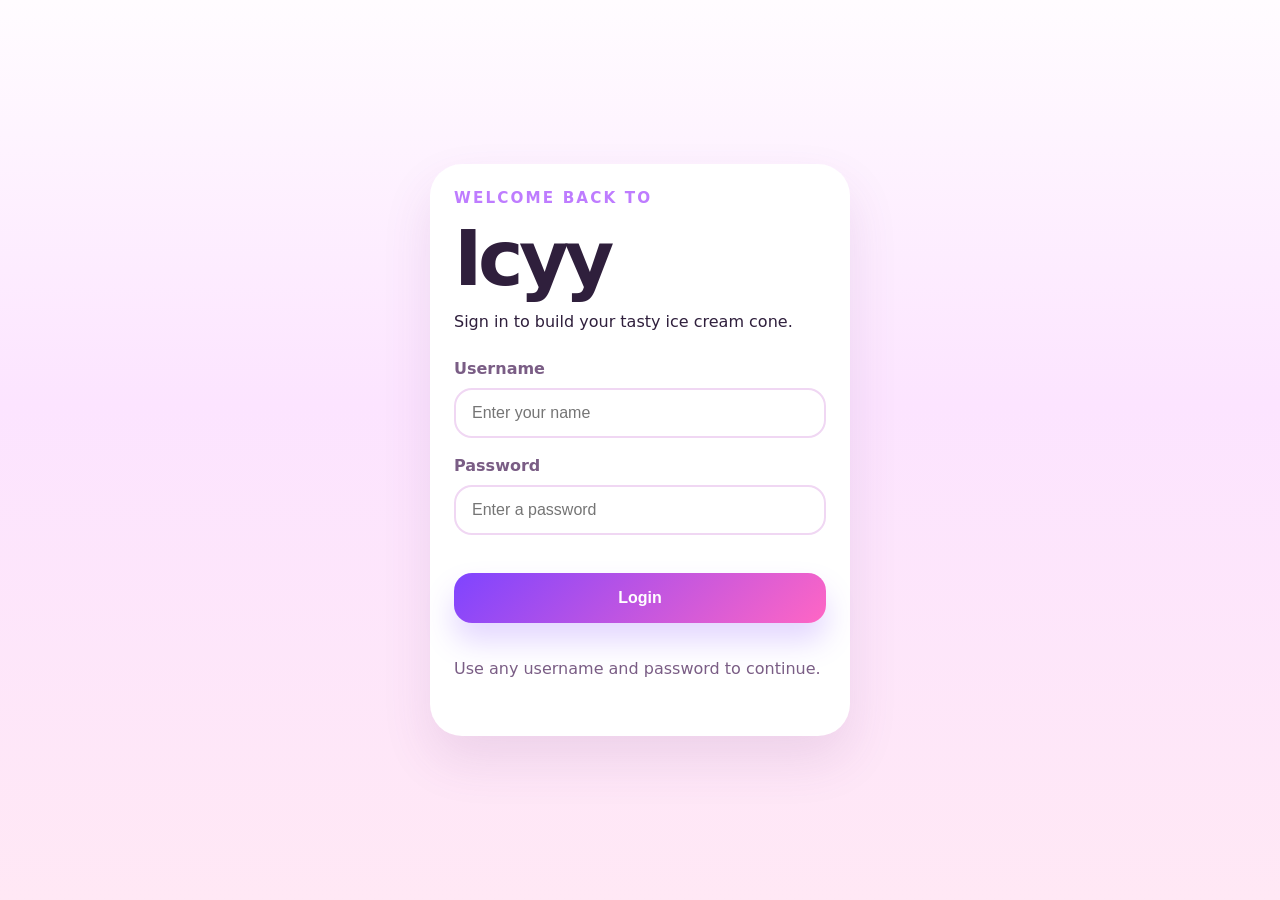
<file: index.html>
<!DOCTYPE html>
<html lang="en">
<head>
  <meta charset="UTF-8" />
  <meta name="viewport" content="width=device-width, initial-scale=1.0" />
  <title>Icyy Ice Cream Shop</title>
  <link rel="stylesheet" href="style.css" />
</head>
<body>
  <div class="ice-bg">
    <span>🍦</span>
    <span>🍨</span>
    <span>🍧</span>
    <span>🍦</span>
    <span>🍨</span>
    <span>🍧</span>
  </div>
  <div class="page-shell">
    <header class="hero">
      <div class="hero-text">
        <span class="eyebrow">Welcome to</span>
        <h1>Icyy</h1>
        <p>Build your dream ice cream cone with cartoon vibes, bright flavors, and tasty toppings.</p>
        <h3 class="welcome-user">Hi, <span id="userName"></span>! Start by picking a flavor and topping.</h3>
        <h3 style="text-align: right;">-AISHI DE</h3>
      </div>
      <div class="hero-visual">
        <div class="ice-cream-card">
          <div class="cone"></div>
          <div class="scoop scoop-1"></div>
          <div class="scoop scoop-2"></div>
          <div class="scoop scoop-3"></div>
          <div class="cherry"></div>
        </div>
      </div>
    </header>

    <main>
      <section class="builder-panel">
        <div class="panel card">
          <h2>Choose your flavor</h2>
          <div class="options-grid" id="flavorOptions"></div>
        </div>

        <div class="panel card">
          <h2>Pick a topping</h2>
          <div class="options-grid" id="toppingOptions"></div>
        </div>

        <div class="panel card summary-card">
          <h2>Your Icyy Scoop</h2>
          <div class="summary-block">
            <p><strong>Flavor:</strong> <span id="selectedFlavor">Mint</span></p>
            <p><strong>Topping:</strong> <span id="selectedTopping">Chocolate Chips</span></p>
          </div>
          <button id="orderButton" class="button">Order Your Icyy Cone</button>
          <button id="logoutButton" class="button secondary">Logout</button>
          <p class="note">Tap the flavor and topping to customize your cartoon cone.</p>
        </div>
      </section>
    </main>

    <footer>
      <p>Made with love and sprinkles at Icyy.</p>
      <p> <b> Lick it uppppp!!!!!!</b></p>
    </footer>
  </div>

  <div class="toast" id="toast">Your icy treat is on its way!</div>

  <script src="auth.js" defer></script>
  <script src="script.js"></script>
</body>
</html>
</file>
<file: style.css>
:root {
  --bg: #fff7ff;
  --surface: #ffffff;
  --surface-soft: #fde4ff;
  --text: #2f1f3c;
  --text-secondary: #7a5d85;
  --accent: #ff6fb5;
  --accent-soft: #ffd6ee;
  --shadow: 0 24px 50px rgba(118, 57, 128, 0.12);
  --button: #7f44ff;
  --button-hover: #8748ff;
}

* {
  box-sizing: border-box;
}

body {
  margin: 0;
  font-family: 'Inter', system-ui, sans-serif;
  background: linear-gradient(180deg, #fffcff 0%, #fce4ff 45%, #ffe8f5 100%);
  color: var(--text);
  overflow-x: hidden;
}

.ice-bg {
  position: fixed;
  inset: 0;
  z-index: -1;
  pointer-events: none;
  overflow: hidden;
  background: radial-gradient(circle at 20% 20%, rgba(255, 255, 255, 0.75), transparent 28%),
              radial-gradient(circle at 80% 10%, rgba(255, 240, 255, 0.8), transparent 24%),
              linear-gradient(180deg, rgba(255, 255, 255, 0.55), rgba(255, 237, 249, 0.65));
}

.ice-bg span {
  position: absolute;
  font-size: 3rem;
  opacity: 0.85;
  animation: floatIce 12s linear infinite;
  will-change: transform, opacity;
}

.ice-bg span:nth-child(1) {
  left: 8%;
  top: 110%;
  animation-delay: 0s;
  animation-duration: 14s;
}

.ice-bg span:nth-child(2) {
  left: 55%;
  top: 120%;
  animation-delay: 2s;
  animation-duration: 16s;
}

.ice-bg span:nth-child(3) {
  left: 28%;
  top: 115%;
  animation-delay: 4s;
  animation-duration: 18s;
}

.ice-bg span:nth-child(4) {
  left: 78%;
  top: 112%;
  animation-delay: 1s;
  animation-duration: 15s;
}

.ice-bg span:nth-child(5) {
  left: 45%;
  top: 105%;
  animation-delay: 3s;
  animation-duration: 17s;
}

.ice-bg span:nth-child(6) {
  left: 65%;
  top: 108%;
  animation-delay: 5s;
  animation-duration: 19s;
}

@keyframes floatIce {
  0% {
    transform: translate(0, 0) rotate(0deg);
    opacity: 0.7;
  }
  50% {
    opacity: 1;
  }
  100% {
    transform: translate(-10vw, -140vh) rotate(360deg);
    opacity: 0.4;
  }
}

.page-shell {
  min-height: 100vh;
  display: flex;
  flex-direction: column;
  padding: 24px;
}

.hero {
  display: grid;
  grid-template-columns: 1.3fr 1fr;
  gap: 32px;
  align-items: center;
  padding: 28px;
}

.hero-text {
  max-width: 620px;
}

.eyebrow {
  display: inline-block;
  font-size: 0.95rem;
  font-weight: 700;
  letter-spacing: 0.14em;
  text-transform: uppercase;
  color: #be7cff;
  margin-bottom: 16px;
}

h1 {
  margin: 0;
  font-size: clamp(3rem, 6vw, 5rem);
  line-height: 0.95;
  letter-spacing: -0.06em;
}

.hero p {
  font-size: 1.15rem;
  color: var(--text-secondary);
  max-width: 520px;
  margin-top: 20px;
  line-height: 1.7;
}

.welcome-user {
  font-size: 1.05rem;
  margin-top: 12px;
  color: #5e3a7d;
}

.login-shell {
  min-height: 100vh;
  display: grid;
  place-items: center;
  padding: 24px;
}

.login-card {
  max-width: 420px;
  width: 100%;
  background: linear-gradient(180deg, #ffffff, #ffeaf6);
  padding: 36px;
  border-radius: 32px;
  box-shadow: var(--shadow);
}

.login-header {
  margin-bottom: 28px;
}

.login-form {
  display: grid;
  gap: 18px;
}

.field-row {
  display: grid;
  gap: 10px;
}

.field-row label {
  font-weight: 700;
  color: var(--text-secondary);
}

.field-row input {
  width: 100%;
  border: 2px solid #f0d7f3;
  border-radius: 18px;
  padding: 14px 16px;
  font-size: 1rem;
  background: #fff;
}

.field-row input:focus {
  outline: none;
  border-color: var(--accent);
  box-shadow: 0 0 0 4px rgba(255, 111, 181, 0.12);
}

.error-text {
  color: #d93b76;
  font-weight: 700;
  margin: 0;
}

.button-group {
  display: flex;
  justify-content: stretch;
}

.button-group .button {
  width: 100%;
}

.hero-visual {
  display: flex;
  justify-content: center;
}

.ice-cream-card {
  position: relative;
  width: 220px;
  height: 380px;
  border-radius: 2rem;
  background: linear-gradient(180deg, #fde3ff 0%, #ffc1f2 45%, #ffd4ee 100%);
  box-shadow: var(--shadow);
  display: flex;
  align-items: flex-end;
  justify-content: center;
  padding-bottom: 24px;
}

.cone {
  width: 120px;
  height: 140px;
  background: linear-gradient(180deg, #f3c8a9 0%, #d18b65 100%);
  clip-path: polygon(50% 0%, 0% 100%, 100% 100%);
  position: absolute;
  bottom: 28px;
}

.scoop {
  width: 160px;
  height: 120px;
  border-radius: 100px 100px 60px 60px;
  position: absolute;
  left: 50%;
  transform: translateX(-50%);
  box-shadow: inset -8px -8px 0 rgba(255,255,255,0.35);
}

.scoop-1 {
  top: 40px;
  background: #ff9ff3;
}

.scoop-2 {
  top: 90px;
  background: #a29bfe;
  width: 150px;
  height: 110px;
}

.scoop-3 {
  top: 130px;
  background: #81ecec;
  width: 135px;
  height: 95px;
}

.cherry {
  width: 34px;
  height: 34px;
  border-radius: 50%;
  background: #ff5f7f;
  position: absolute;
  top: 20px;
  left: 54%;
  transform: translateX(-50%);
  box-shadow: 0 10px 20px rgba(255,95,127,0.35);
}

.builder-panel {
  display: grid;
  grid-template-columns: repeat(3, minmax(0, 1fr));
  gap: 24px;
  margin: 20px auto 0;
  width: min(1200px, 100%);
}

.card {
  background: var(--surface);
  border-radius: 32px;
  padding: 24px;
  box-shadow: var(--shadow);
}

.panel h2 {
  margin-top: 0;
  color: var(--text);
}

.options-grid {
  display: grid;
  gap: 14px;
  margin-top: 18px;
}

.option {
  display: flex;
  align-items: center;
  justify-content: space-between;
  padding: 16px 18px;
  border-radius: 22px;
  border: 2px solid transparent;
  cursor: pointer;
  transition: transform 0.25s ease, border-color 0.25s ease, background 0.25s ease;
}

.option:hover {
  transform: translateX(4px);
}

.option.selected {
  border-color: var(--accent);
  background: var(--accent-soft);
}

.option span {
  font-weight: 700;
}

.option .emoji {
  font-size: 1.5rem;
}

.summary-card {
  display: flex;
  flex-direction: column;
  justify-content: space-between;
}

.summary-block {
  background: var(--surface-soft);
  border-radius: 18px;
  padding: 18px;
  margin-top: 14px;
}

.summary-block p {
  margin: 0;
  line-height: 1.8;
}

.button {
  margin-top: 20px;
  width: 100%;
  border: none;
  background: linear-gradient(135deg, var(--button), #ff66c4);
  color: white;
  font-size: 1rem;
  font-weight: 700;
  padding: 16px 18px;
  border-radius: 18px;
  cursor: pointer;
  box-shadow: 0 18px 30px rgba(127, 68, 255, 0.22);
  transition: transform 0.2s ease, box-shadow 0.2s ease;
}

.button:hover {
  transform: translateY(-2px);
  box-shadow: 0 22px 35px rgba(127, 68, 255, 0.3);
}

.note {
  margin-top: 18px;
  color: var(--text-secondary);
}

footer {
  margin-top: auto;
  padding: 20px 0 14px;
  text-align: center;
  color: var(--text-secondary);
}

.toast {
  position: fixed;
  left: 50%;
  bottom: 24px;
  transform: translateX(-50%) translateY(120%);
  background: rgba(79, 33, 139, 0.95);
  color: white;
  border-radius: 999px;
  padding: 14px 24px;
  font-weight: 700;
  transition: transform 0.35s ease;
  pointer-events: none;
}

.toast.visible {
  transform: translateX(-50%) translateY(0);
}

@media (max-width: 900px) {
  .hero {
    grid-template-columns: 1fr;
    text-align: center;
  }

  .hero-visual {
    order: -1;
  }

  .builder-panel {
    grid-template-columns: 1fr;
  }
}
</file>
